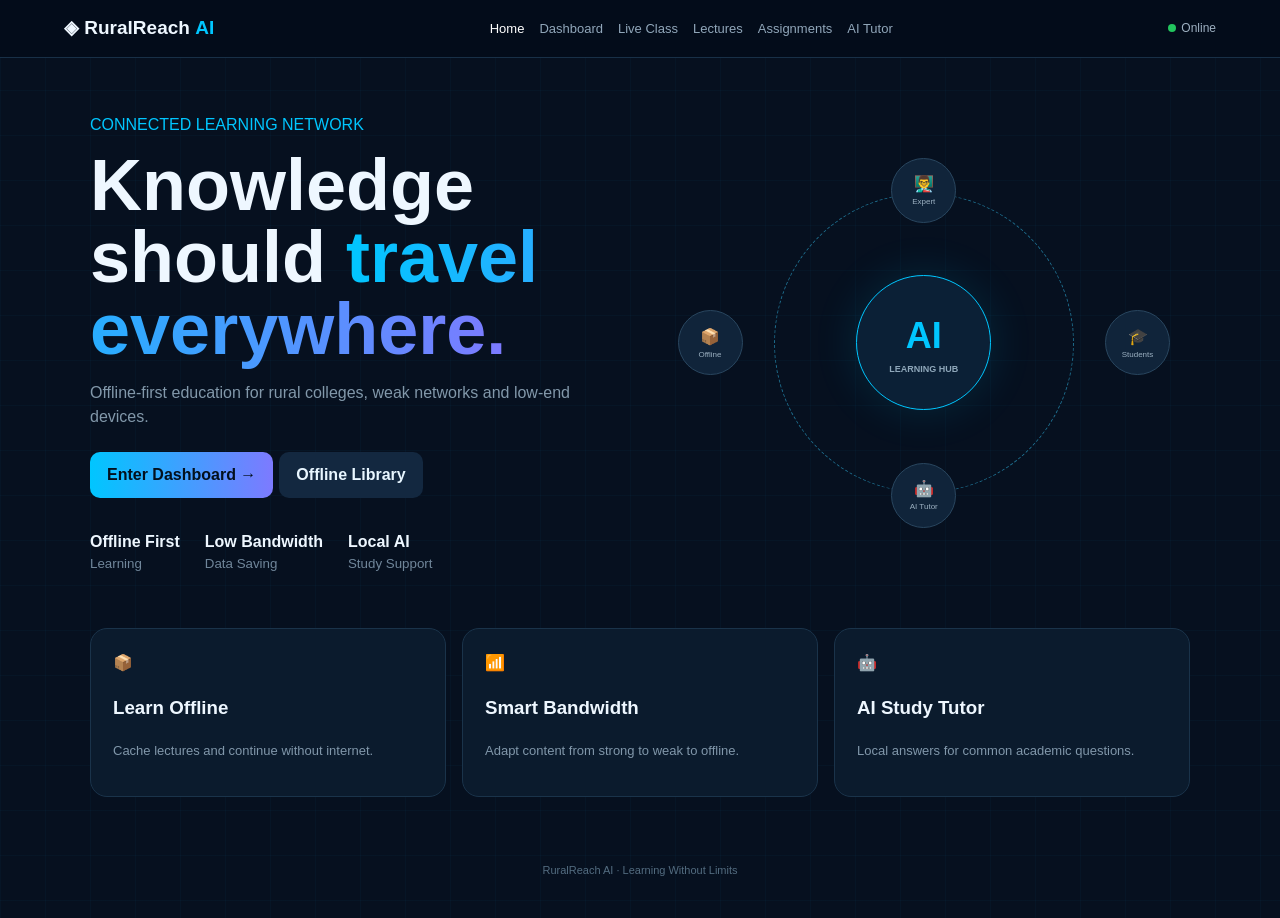
<file: index.html>
<!doctype html>
<html lang="en">
<head>
<meta charset="UTF-8"><meta name="viewport" content="width=device-width,initial-scale=1">
<meta name="theme-color" content="#06101f"><link rel="manifest" href="manifest.json">
<link rel="stylesheet" href="style.css"><title>RuralReach AI</title>
</head>
<body>
<header><a class="brand" href="index.html">◈ RuralReach <b>AI</b></a>
<nav><a class="active" href="index.html">Home</a><a href="dashboard.html">Dashboard</a><a href="classroom.html">Live Class</a><a href="lectures.html">Lectures</a><a href="assignments.html">Assignments</a><a href="assistant.html">AI Tutor</a></nav>
<span class="network"><i class="status-dot"></i><span class="connection-text">Online</span></span></header>
<main>
<section class="hero">
<div><label>CONNECTED LEARNING NETWORK</label><h1>Knowledge should <span>travel everywhere.</span></h1>
<p>Offline-first education for rural colleges, weak networks and low-end devices.</p>
<a class="btn" href="dashboard.html">Enter Dashboard →</a><a class="btn alt" href="lectures.html">Offline Library</a>
<div class="stats"><b>Offline First<small>Learning</small></b><b>Low Bandwidth<small>Data Saving</small></b><b>Local AI<small>Study Support</small></b></div></div>
<div class="network-art"><div class="orbit"></div><div class="hub">AI<small>LEARNING HUB</small></div>
<div class="node n1">👨‍🏫<small>Expert</small></div><div class="node n2">🎓<small>Students</small></div><div class="node n3">🤖<small>AI Tutor</small></div><div class="node n4">📦<small>Offline</small></div></div>
</section>
<section class="cards"><article><b>📦</b><h3>Learn Offline</h3><p>Cache lectures and continue without internet.</p></article>
<article><b>📶</b><h3>Smart Bandwidth</h3><p>Adapt content from strong to weak to offline.</p></article>
<article><b>🤖</b><h3>AI Study Tutor</h3><p>Local answers for common academic questions.</p></article></section>
</main><footer>RuralReach AI · Learning Without Limits</footer>
<script src="app.js"></script></body></html>
</file>
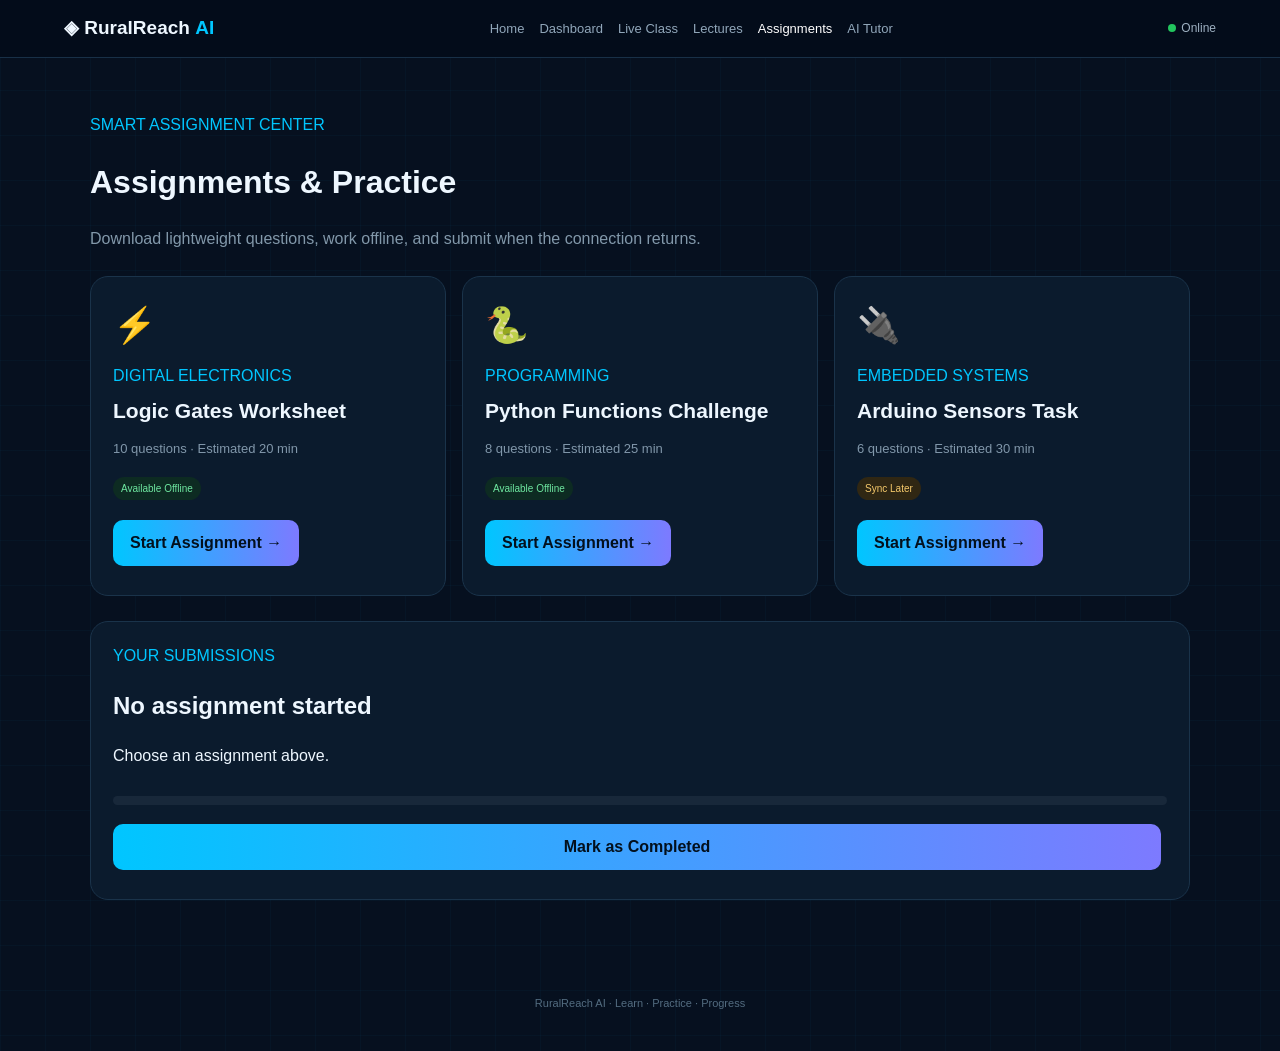
<file: assignments.html>
<!doctype html>
<html lang="en"><head><meta charset="UTF-8"><meta name="viewport" content="width=device-width,initial-scale=1">
<link rel="stylesheet" href="style.css"><title>Assignments · RuralReach AI</title></head>
<body>
<header><a class="brand" href="index.html">◈ RuralReach <b>AI</b></a>
<nav><a href="index.html">Home</a><a href="dashboard.html">Dashboard</a><a href="classroom.html">Live Class</a><a href="lectures.html">Lectures</a><a class="active" href="assignments.html">Assignments</a><a href="assistant.html">AI Tutor</a></nav>
<span class="network"><i class="status-dot"></i><span class="connection-text">Online</span></span></header>
<main class="page">
<label>SMART ASSIGNMENT CENTER</label><h1>Assignments & Practice</h1>
<p>Download lightweight questions, work offline, and submit when the connection returns.</p>
<div class="assignment-grid">
<article class="assignment-card"><div class="assignment-icon">⚡</div><label>DIGITAL ELECTRONICS</label><h2>Logic Gates Worksheet</h2><p>10 questions · Estimated 20 min</p><span class="badge green">Available Offline</span><button class="btn assignment-btn" data-title="Logic Gates Worksheet">Start Assignment →</button></article>
<article class="assignment-card"><div class="assignment-icon">🐍</div><label>PROGRAMMING</label><h2>Python Functions Challenge</h2><p>8 questions · Estimated 25 min</p><span class="badge green">Available Offline</span><button class="btn assignment-btn" data-title="Python Functions Challenge">Start Assignment →</button></article>
<article class="assignment-card"><div class="assignment-icon">🔌</div><label>EMBEDDED SYSTEMS</label><h2>Arduino Sensors Task</h2><p>6 questions · Estimated 30 min</p><span class="badge yellow">Sync Later</span><button class="btn assignment-btn" data-title="Arduino Sensors Task">Start Assignment →</button></article>
</div>
<section class="panel assignment-panel"><div><label>YOUR SUBMISSIONS</label><h2 id="assignmentStatus">No assignment started</h2><p id="assignmentHint">Choose an assignment above. Your progress is saved on this device.</p></div><div class="track"><div id="assignmentProgress"></div></div><button id="completeAssignment" class="btn">Mark as Completed</button></section>
</main><footer>RuralReach AI · Learn · Practice · Progress</footer>
<script src="app.js"></script><script src="assignments.js"></script>
</body></html>
</file>
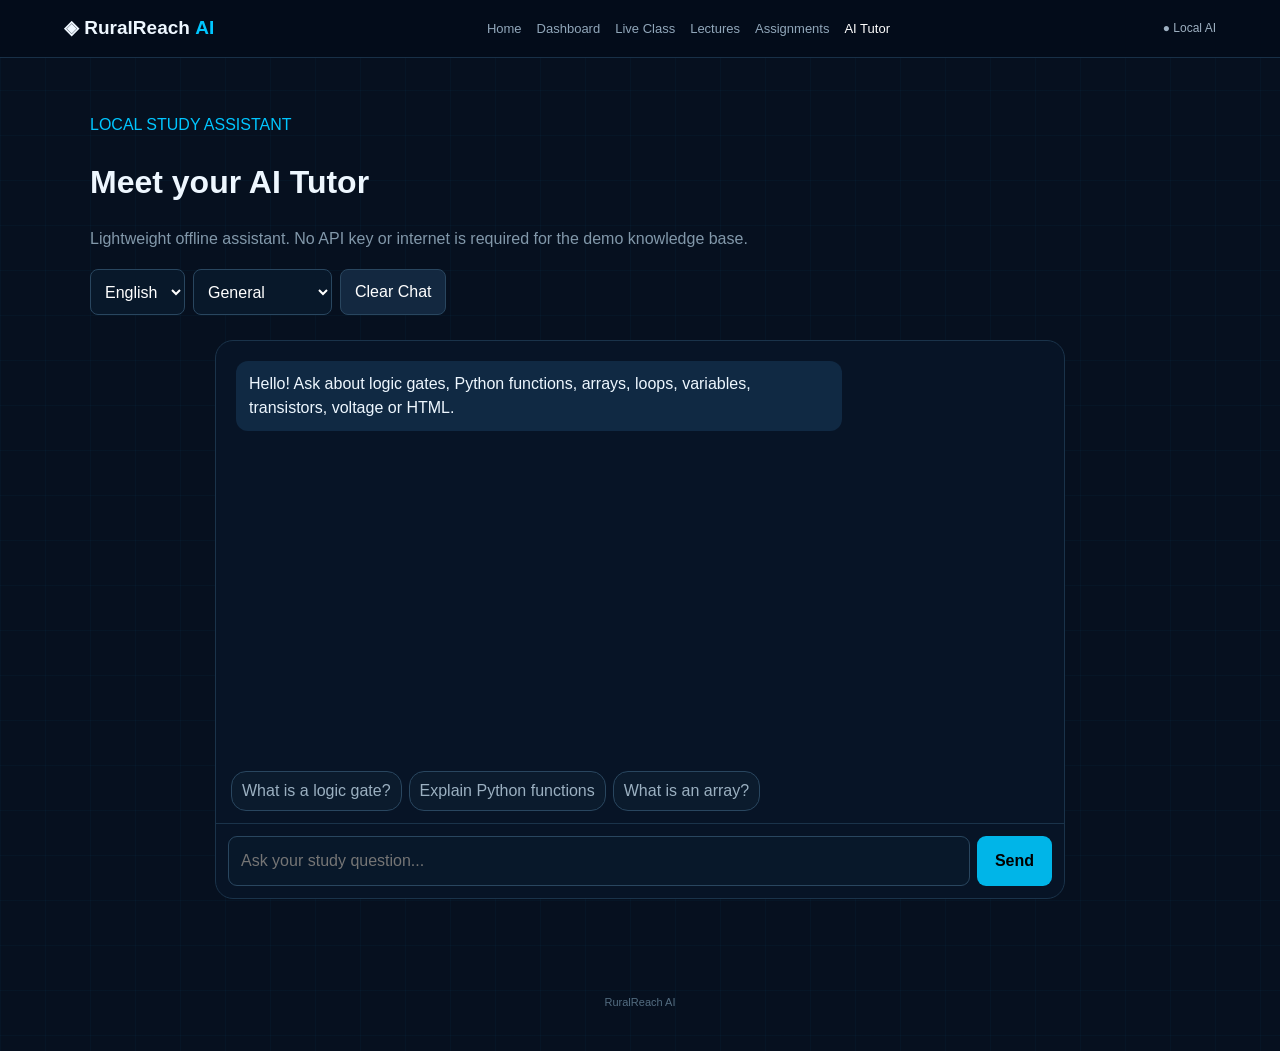
<file: assistant.html>
<!doctype html><html lang="en"><head><meta charset="UTF-8"><meta name="viewport" content="width=device-width,initial-scale=1"><link rel="stylesheet" href="style.css"><title>AI Tutor</title></head>
<body><header><a class="brand" href="index.html">◈ RuralReach <b>AI</b></a><nav><a href="index.html">Home</a><a href="dashboard.html">Dashboard</a><a href="classroom.html">Live Class</a><a href="lectures.html">Lectures</a><a href="assignments.html">Assignments</a><a class="active" href="assistant.html">AI Tutor</a></nav><span class="network">● Local AI</span></header>
<main class="page"><label>LOCAL STUDY ASSISTANT</label><h1>Meet your AI Tutor</h1><p>Lightweight offline assistant. No API key or internet is required for the demo knowledge base.</p>
<div class="assistant-tools"><select id="language"><option value="en">English</option><option value="ta">தமிழ்</option><option value="hi">हिन्दी</option></select><select id="subject"><option>General</option><option>Programming</option><option>Electronics</option><option>Mathematics</option><option>Physics</option></select><button id="clearChat">Clear Chat</button></div>
<div class="chat"><div id="chatMessages"><div class="msg bot">Hello! Ask about logic gates, Python functions, arrays, loops, variables, transistors, voltage or HTML.</div></div>
<div class="quick"><button>What is a logic gate?</button><button>Explain Python functions</button><button>What is an array?</button></div>
<div class="chatinput"><input id="chatInput" placeholder="Ask your study question..."><button id="sendBtn">Send</button></div></div></main>
<footer>RuralReach AI</footer><script src="app.js"></script><script src="assistant.js"></script></body></html>
</file>
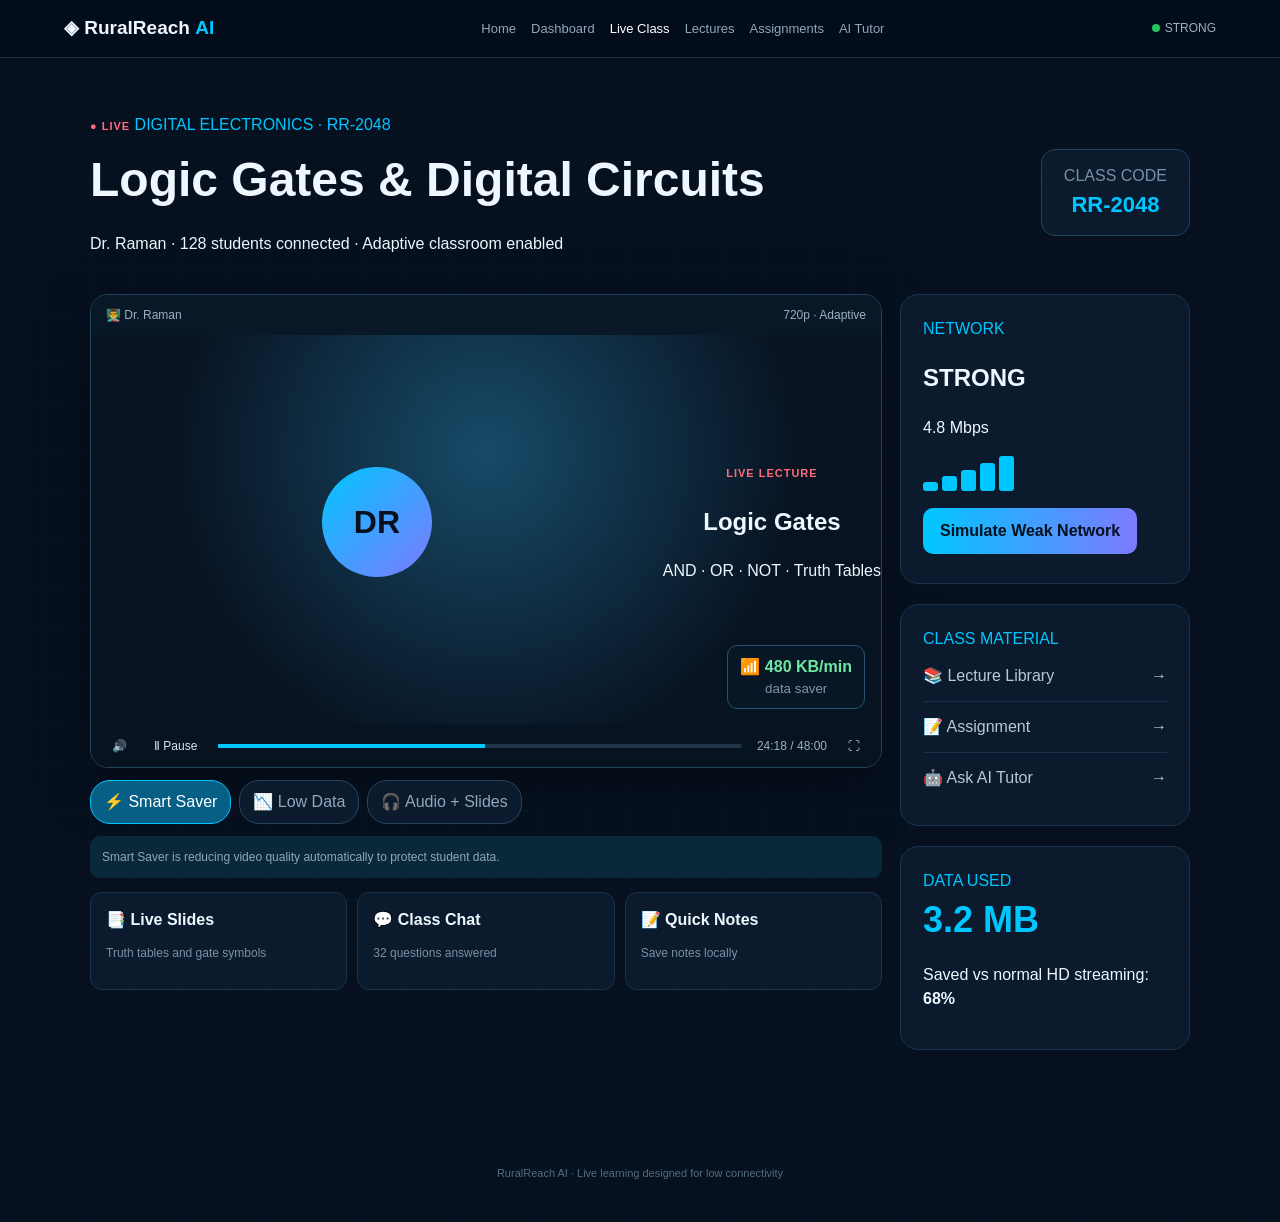
<file: classroom.html>
<!doctype html>
<html lang="en"><head><meta charset="UTF-8"><meta name="viewport" content="width=device-width,initial-scale=1">
<link rel="stylesheet" href="style.css"><title>Live Classroom · RuralReach AI</title></head>
<body>
<header><a class="brand" href="index.html">◈ RuralReach <b>AI</b></a>
<nav><a href="index.html">Home</a><a href="dashboard.html">Dashboard</a><a class="active" href="classroom.html">Live Class</a><a href="lectures.html">Lectures</a><a href="assignments.html">Assignments</a><a href="assistant.html">AI Tutor</a></nav>
<span class="network"><i id="networkDot" class="status-dot"></i><span id="networkText">STRONG</span></span></header>
<main class="page">
<div class="live-head"><div><span class="live-pill">● LIVE</span><label> DIGITAL ELECTRONICS · RR-2048</label><h1>Logic Gates & Digital Circuits</h1><p>Dr. Raman · 128 students connected · Adaptive classroom enabled</p></div><div class="class-code">CLASS CODE<br><b>RR-2048</b></div></div>
<div class="classlayout">
<section>
<div class="video-shell"><div class="video-top"><span>👨‍🏫 Dr. Raman</span><span id="qualityLabel">720p · Adaptive</span></div>
<div class="video-stage"><div class="teacher-avatar">DR</div><div><span class="live-pill">LIVE LECTURE</span><h2 id="lectureTopic">Logic Gates</h2><p>AND · OR · NOT · Truth Tables</p></div><div class="data-float">📶 <b id="dataRate">480 KB/min</b><small>data saver</small></div></div>
<div class="video-controls"><button id="audioBtn">🔊</button><button id="pauseBtn">Ⅱ Pause</button><div class="video-track"><div></div></div><span id="timeLabel">24:18 / 48:00</span><button>⛶</button></div></div>
<div class="quality-row"><button class="quality active" data-q="smart">⚡ Smart Saver</button><button class="quality" data-q="low">📉 Low Data</button><button class="quality" data-q="audio">🎧 Audio + Slides</button></div>
<div class="notice" id="adaptBanner">Smart Saver is reducing video quality automatically to protect student data.</div>
<div class="lesson-grid"><article><b>📑 Live Slides</b><p>Truth tables and gate symbols</p></article><article><b>💬 Class Chat</b><p>32 questions answered</p></article><article><b>📝 Quick Notes</b><p>Save notes locally</p></article></div>
</section>
<aside class="class-side">
<div class="panel"><label>NETWORK</label><h2 id="sideNetwork">STRONG</h2><p id="networkSpeed">4.8 Mbps</p><div class="network-bars"><i></i><i></i><i></i><i></i><i></i></div><button class="btn" id="networkSimulator">Simulate Weak Network</button></div>
<div class="panel"><label>CLASS MATERIAL</label><a class="side-link" href="lectures.html">📚 Lecture Library <b>→</b></a><a class="side-link" href="assignments.html">📝 Assignment <b>→</b></a><a class="side-link" href="assistant.html">🤖 Ask AI Tutor <b>→</b></a></div>
<div class="panel"><label>DATA USED</label><div class="big-data" id="dataUsed">3.2 MB</div><p>Saved vs normal HD streaming: <b id="saving">68%</b></p></div>
</aside></div>
</main>
<footer>RuralReach AI · Live learning designed for low connectivity</footer>
<script src="app.js"></script><script src="classroom.js"></script></body></html>
</file>
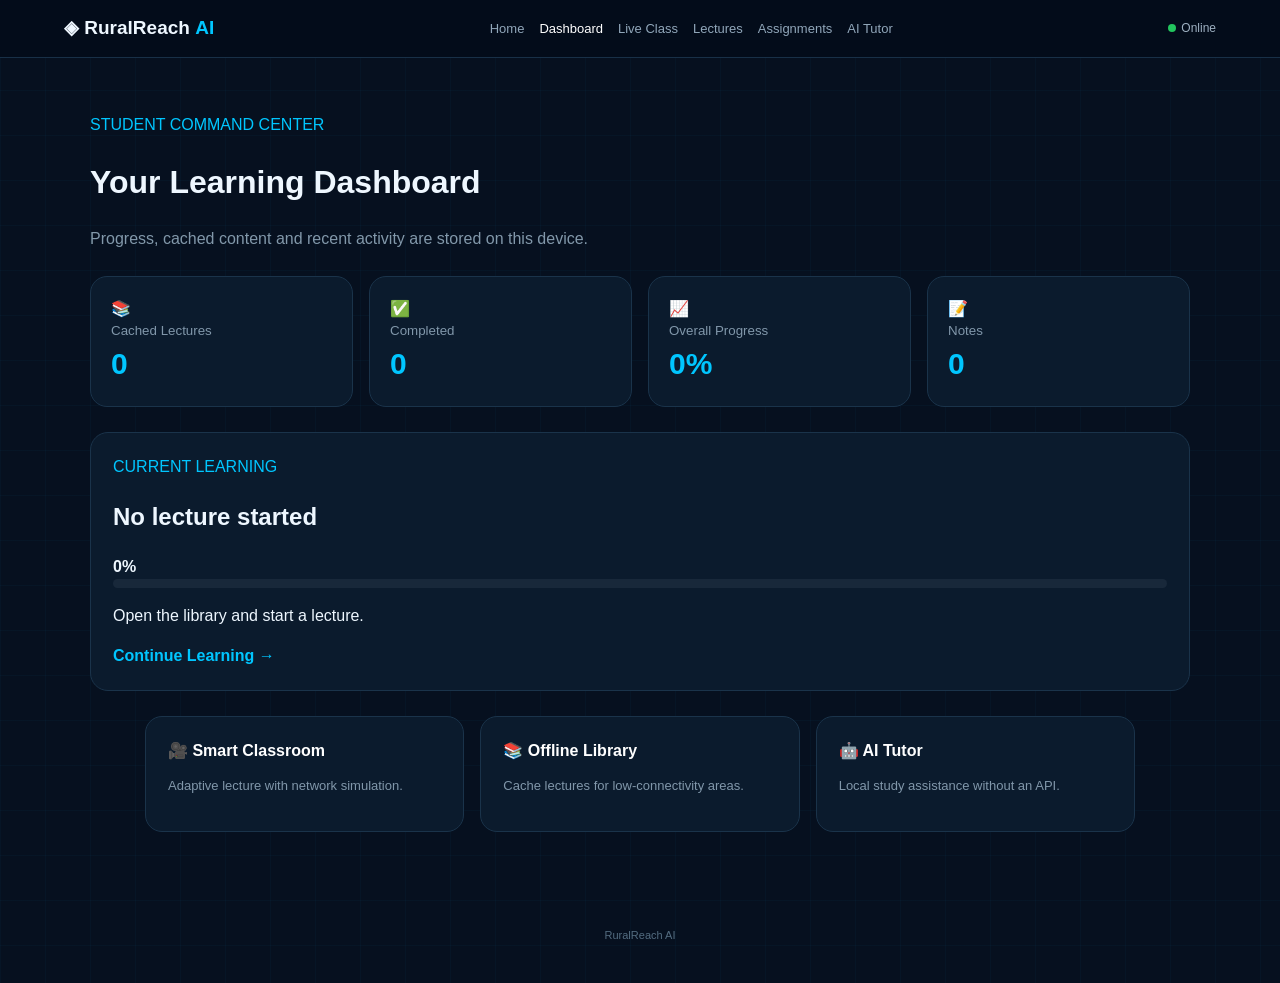
<file: dashboard.html>
<!doctype html><html lang="en"><head><meta charset="UTF-8"><meta name="viewport" content="width=device-width,initial-scale=1">
<link rel="manifest" href="manifest.json"><link rel="stylesheet" href="style.css"><title>Dashboard · RuralReach AI</title></head>
<body><header><a class="brand" href="index.html">◈ RuralReach <b>AI</b></a><nav><a href="index.html">Home</a><a class="active" href="dashboard.html">Dashboard</a><a href="classroom.html">Live Class</a><a href="lectures.html">Lectures</a><a href="assignments.html">Assignments</a><a href="assistant.html">AI Tutor</a></nav><span class="network"><i class="status-dot"></i><span class="connection-text">Online</span></span></header>
<main class="page"><label>STUDENT COMMAND CENTER</label><h1>Your Learning Dashboard</h1><p>Progress, cached content and recent activity are stored on this device.</p>
<section class="statgrid"><div>📚<small>Cached Lectures</small><strong id="cachedCount">0</strong></div><div>✅<small>Completed</small><strong id="completedCount">0</strong></div><div>📈<small>Overall Progress</small><strong id="overallProgress">0%</strong></div><div>📝<small>Notes</small><strong id="notesCount">0</strong></div></section>
<section class="panel"><label>CURRENT LEARNING</label><h2 id="currentLecture">No lecture started</h2><strong id="currentProgress">0%</strong><div class="track"><div id="dashboardProgressFill"></div></div><p id="learningStatus">Open the library and start a lecture.</p><a class="link" href="lectures.html">Continue Learning →</a></section>
<section class="cards"><a href="classroom.html"><b>🎥 Smart Classroom</b><p>Adaptive lecture with network simulation.</p></a><a href="lectures.html"><b>📚 Offline Library</b><p>Cache lectures for low-connectivity areas.</p></a><a href="assistant.html"><b>🤖 AI Tutor</b><p>Local study assistance without an API.</p></a></section></main>
<footer>RuralReach AI</footer><script src="app.js"></script><script src="dashboard.js"></script></body></html>
</file>
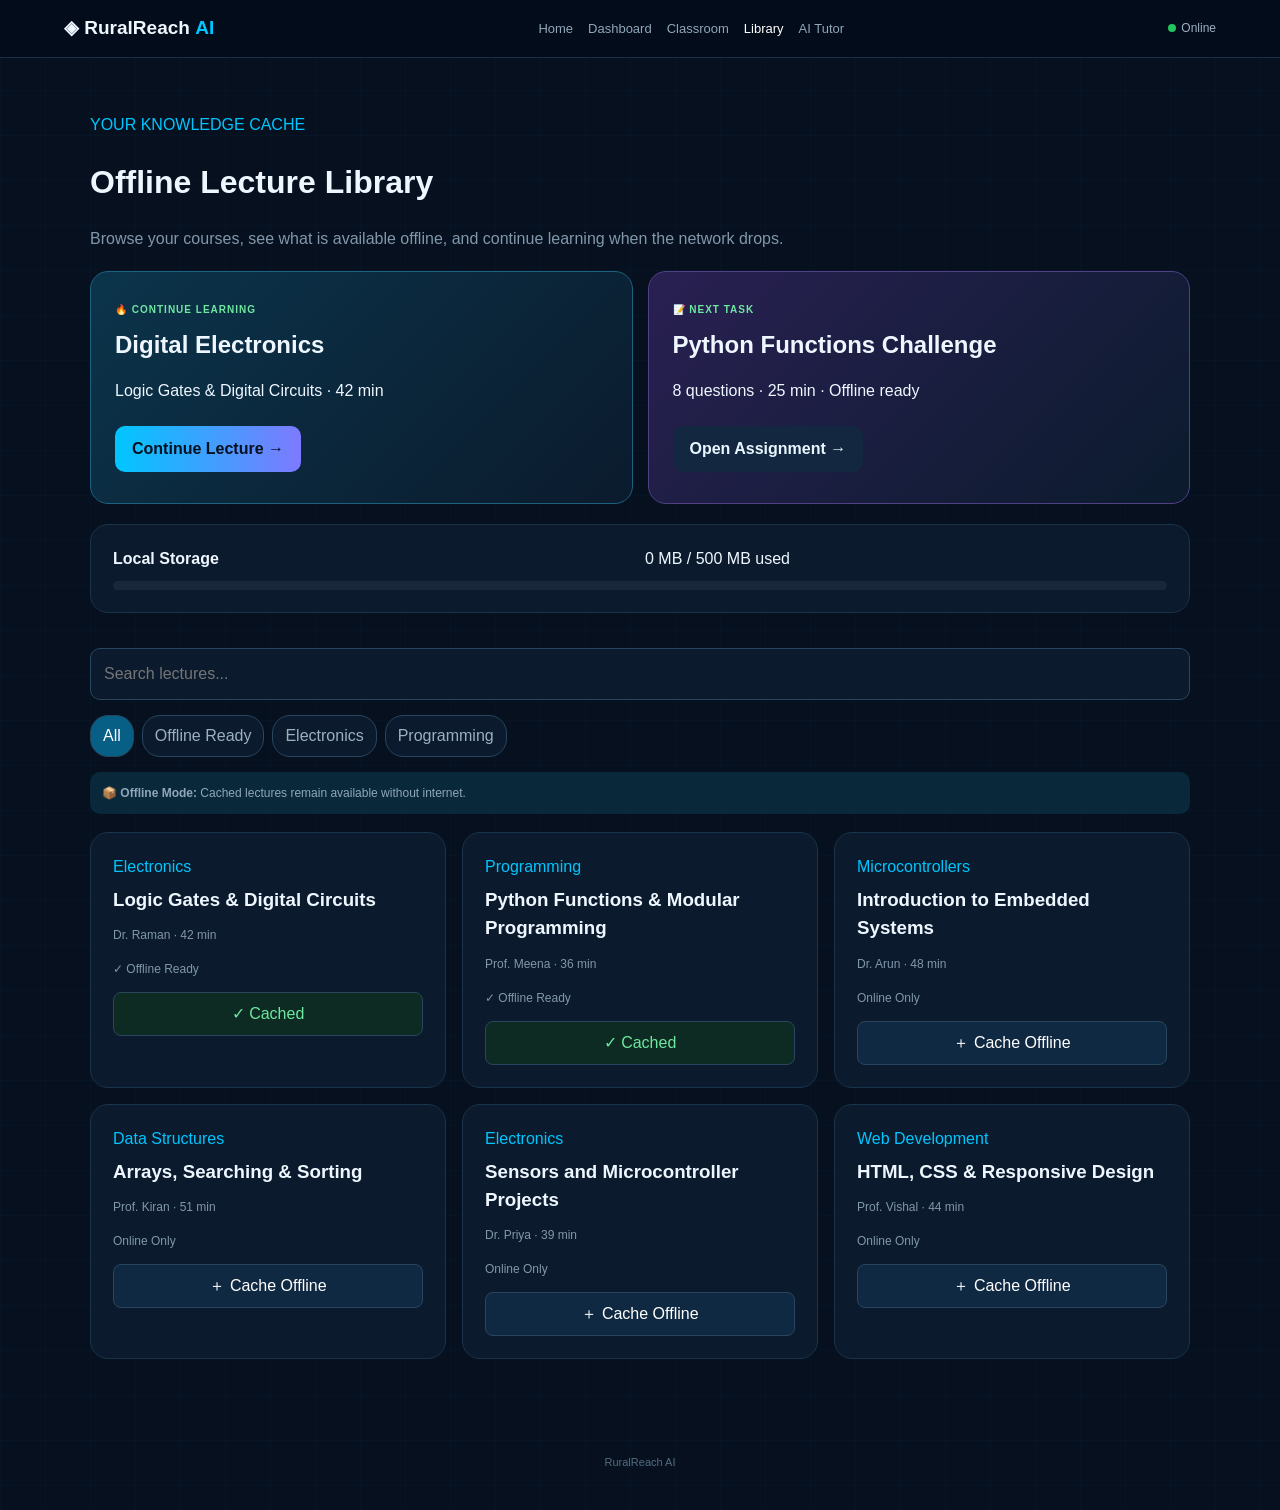
<file: lectures.html>
<!doctype html><html lang="en"><head><meta charset="UTF-8"><meta name="viewport" content="width=device-width,initial-scale=1"><link rel="stylesheet" href="style.css"><title>Offline Library</title></head>
<body><header><a class="brand" href="index.html">◈ RuralReach <b>AI</b></a><nav><a href="index.html">Home</a><a href="dashboard.html">Dashboard</a><a href="classroom.html">Classroom</a><a class="active" href="lectures.html">Library</a><a href="assistant.html">AI Tutor</a></nav><span class="network"><i class="status-dot"></i><span class="connection-text">Online</span></span></header>
<main class="page"><label>YOUR KNOWLEDGE CACHE</label><h1>Offline Lecture Library</h1><p>Browse your courses, see what is available offline, and continue learning when the network drops.</p>
<div class="featured-row">
<div class="featured-card"><span>🔥 CONTINUE LEARNING</span><h2>Digital Electronics</h2><p>Logic Gates & Digital Circuits · 42 min</p><a class="btn" href="player.html">Continue Lecture →</a></div>
<div class="featured-card purple"><span>📝 NEXT TASK</span><h2>Python Functions Challenge</h2><p>8 questions · 25 min · Offline ready</p><a class="btn alt" href="assignments.html">Open Assignment →</a></div>
</div>
<div class="storage panel"><b>Local Storage</b><span id="storageText">0 / 500 MB used</span><div class="track"><div id="storageFill"></div></div></div>
<input id="searchInput" class="search" placeholder="Search lectures...">
<div class="filters"><button class="filter active" data-filter="all">All</button><button class="filter" data-filter="offline">Offline Ready</button><button class="filter" data-filter="Electronics">Electronics</button><button class="filter" data-filter="Programming">Programming</button></div>
<div class="notice">📦 <b>Offline Mode:</b> Cached lectures remain available without internet.</div><section id="lectureGrid" class="lecturegrid"></section></main>
<footer>RuralReach AI</footer><script src="app.js"></script><script src="lectures.js"></script></body></html>
</file>
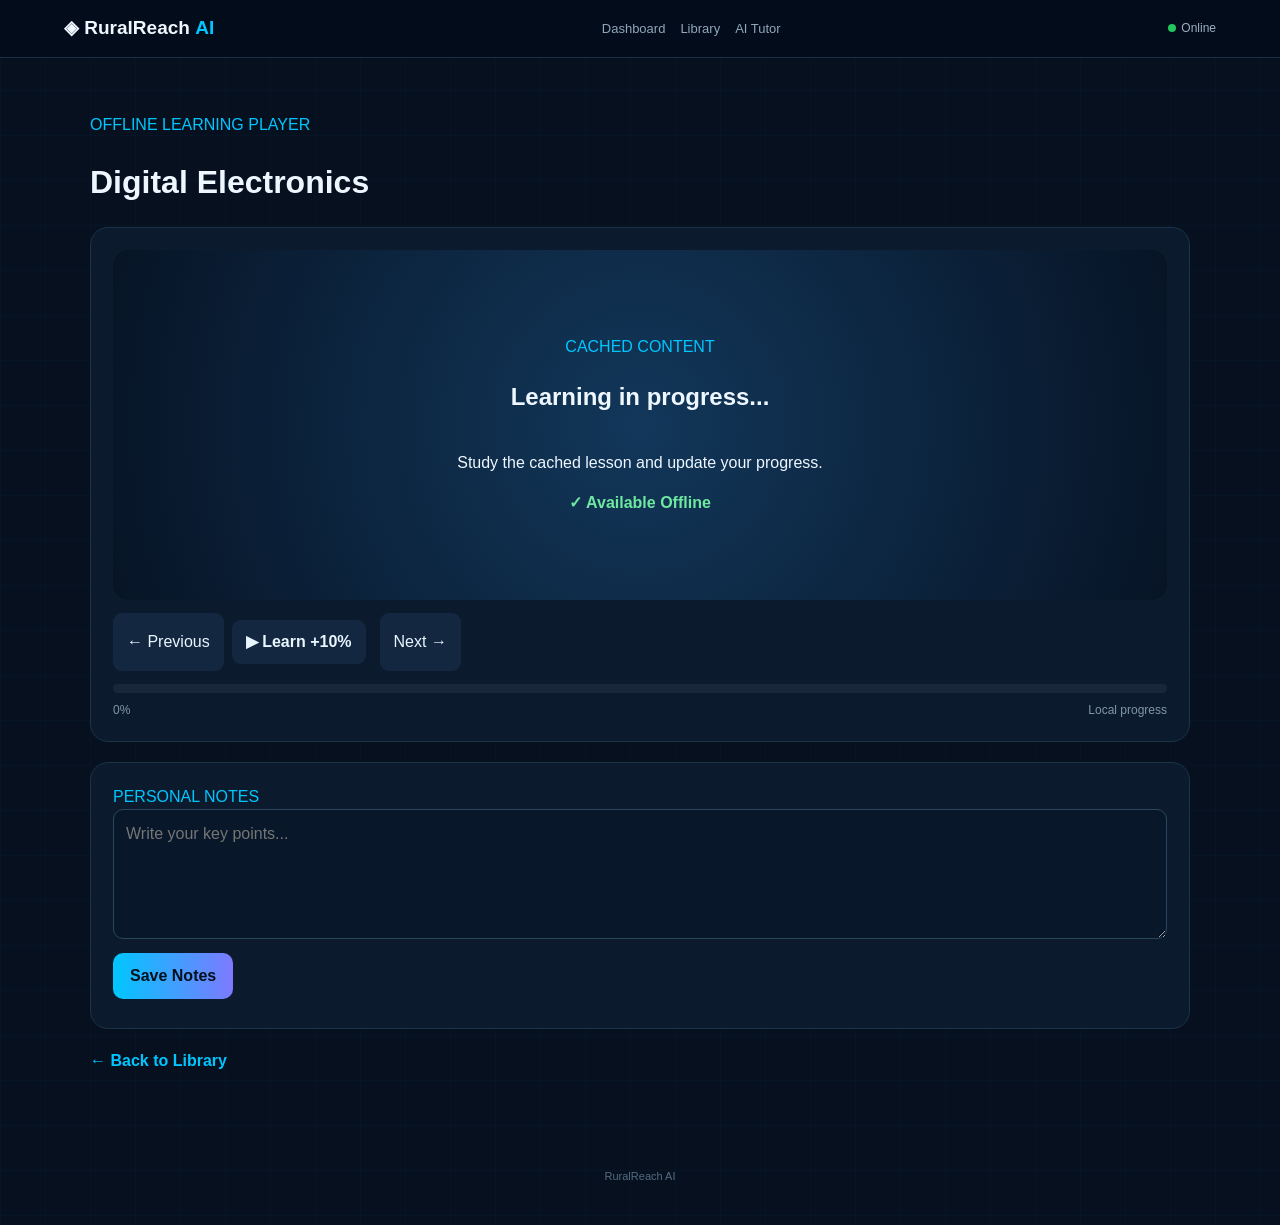
<file: player.html>
<!doctype html><html lang="en"><head><meta charset="UTF-8"><meta name="viewport" content="width=device-width,initial-scale=1"><link rel="stylesheet" href="style.css"><title>Lecture Player</title></head>
<body><header><a class="brand" href="index.html">◈ RuralReach <b>AI</b></a><nav><a href="dashboard.html">Dashboard</a><a href="lectures.html">Library</a><a href="assistant.html">AI Tutor</a></nav><span class="network"><i class="status-dot"></i><span class="connection-text">Online</span></span></header>
<main class="page"><label>OFFLINE LEARNING PLAYER</label><h1 id="playerTitle">Loading...</h1>
<div class="player panel"><div class="slide"><label>CACHED CONTENT</label><h2 id="slideTitle">Lecture Content</h2><p id="slideText">Available on this device.</p><b>✓ Available Offline</b></div>
<div class="buttons"><button id="previousBtn">← Previous</button><button id="playBtn" class="btn">▶ Learn +10%</button><button id="nextBtn">Next →</button></div>
<div class="track"><div id="playerProgressFill"></div></div><div class="row"><span id="progressText">0%</span><span>Local progress</span></div></div>
<div class="panel"><label>PERSONAL NOTES</label><textarea id="notes" class="notes" placeholder="Write your key points..."></textarea><button id="saveNotes" class="btn">Save Notes</button><span id="noteSaved"></span></div>
<a class="link" href="lectures.html">← Back to Library</a></main>
<footer>RuralReach AI</footer><script src="app.js"></script><script src="player.js"></script></body></html>
</file>
<file: style.css>
*{box-sizing:border-box}body{margin:0;font-family:Segoe UI,Arial,sans-serif;background:#06101f;color:#eef7ff;min-height:100vh;line-height:1.5;background-image:linear-gradient(rgba(0,198,255,.03) 1px,transparent 1px),linear-gradient(90deg,rgba(0,198,255,.03) 1px,transparent 1px);background-size:45px 45px}a{text-decoration:none;color:inherit}button,input,select,textarea{font:inherit}header{position:sticky;top:0;z-index:5;display:flex;align-items:center;gap:18px;padding:14px 5%;background:rgba(4,13,27,.92);backdrop-filter:blur(12px);border-bottom:1px solid #183047}.brand{font-size:19px;font-weight:800;white-space:nowrap}.brand b,label{color:#00c6ff}nav{display:flex;gap:15px;justify-content:center;flex:1}nav a{font-size:13px;color:#91a7ba}nav a.active,nav a:hover{color:#fff}.network{font-size:12px;color:#9db0c1;white-space:nowrap}.status-dot{display:inline-block;width:8px;height:8px;border-radius:50%;background:#22c55e;margin-right:5px}.hero,.page{width:min(1100px,90%);margin:55px auto}.hero{display:grid;grid-template-columns:1fr 1fr;gap:35px;align-items:center}.hero h1{font-size:clamp(42px,6vw,72px);line-height:1;margin:12px 0}.hero h1 span{background:linear-gradient(90deg,#00c6ff,#7d7aff);-webkit-background-clip:text;color:transparent}.hero p,.page>p{color:#8298aa}.btn{display:inline-block;padding:11px 17px;border-radius:10px;background:linear-gradient(90deg,#00c6ff,#7d7aff);color:#03101d;font-weight:800;border:0;cursor:pointer;margin:7px 6px 7px 0}.btn.alt,.buttons button{background:#132840;color:#e8f6ff}.stats{display:flex;gap:25px;margin-top:25px}.stats b{display:flex;flex-direction:column}.stats small{color:#70869a;font-weight:400}.network-art{height:390px;position:relative;display:flex;align-items:center;justify-content:center}.orbit{width:300px;height:300px;border:1px dashed #1d6d8d;border-radius:50%;animation:spin 15s linear infinite}.hub{position:absolute;width:135px;height:135px;border:1px solid #00c6ff;border-radius:50%;background:#0b2036;display:flex;flex-direction:column;align-items:center;justify-content:center;font-size:36px;font-weight:900;color:#00c6ff;box-shadow:0 0 45px #00c6ff22}.hub small{font-size:9px;color:#8fa7ba;text-align:center}.node{position:absolute;background:#10243a;border:1px solid #29465f;border-radius:50%;width:65px;height:65px;display:flex;flex-direction:column;align-items:center;justify-content:center}.node small{font-size:8px;color:#9bb0c1}.n1{top:10px}.n2{right:20px}.n3{bottom:10px}.n4{left:20px}@keyframes spin{to{transform:rotate(360deg)}}.cards,.statgrid,.lecturegrid{display:grid;grid-template-columns:repeat(3,1fr);gap:16px}.cards{width:min(1100px,90%);margin:25px auto}.cards>*{padding:22px;background:#0b1b2d;border:1px solid #1a334a;border-radius:17px}.cards b{color:#fff}.cards p{color:#8197aa;font-size:13px}.statgrid{grid-template-columns:repeat(4,1fr);margin:25px 0}.statgrid>div{padding:20px;background:#0b1b2d;border:1px solid #1a334a;border-radius:17px}.statgrid small,.statgrid strong{display:block}.statgrid small{color:#8197aa}.statgrid strong{font-size:30px;color:#00c6ff}.panel,.lecture-card{background:#0b1b2d;border:1px solid #1a334a;border-radius:18px;padding:22px}.panel{margin:20px 0}.track{height:9px;background:#18283a;border-radius:20px;overflow:hidden}.track>div{height:100%;width:0;background:linear-gradient(90deg,#00c6ff,#7d7aff);transition:.4s}.classlayout{display:grid;grid-template-columns:1fr 290px;gap:18px}.screen{height:430px;background:radial-gradient(circle,#12375a,#071426);border:1px solid #23445e;border-radius:18px;display:flex;align-items:center;justify-content:center;text-align:center;position:relative;padding:25px}.screen>span{position:absolute;top:15px;left:15px;color:#9db0c1;font-size:12px}.screen>small{position:absolute;bottom:15px;right:15px;color:#8da2b4}.gates{display:flex;gap:10px}.gates b{padding:18px;background:#102943;border-radius:10px}.buttons{display:flex;gap:8px;flex-wrap:wrap;margin:13px 0}.buttons button{padding:10px 14px;border:0;border-radius:9px;cursor:pointer}.notice{padding:12px;border-radius:10px;background:#09283a;color:#8fa7b9;font-size:12px;margin:12px 0}.panel select,.assistant-tools select{padding:10px;background:#08182a;color:#fff;border:1px solid #29465f;border-radius:8px}.panel select{width:100%}.search{width:100%;padding:13px;border-radius:10px;background:#0b1b2d;color:#fff;border:1px solid #29465f;margin:15px 0}.filters{display:flex;gap:8px;flex-wrap:wrap;margin-bottom:15px}.filter{padding:8px 12px;border:1px solid #29465f;background:#0b1b2d;color:#9bb0c1;border-radius:18px;cursor:pointer}.filter.active{background:#075f86;color:#fff}.lecturegrid{grid-template-columns:repeat(3,1fr);margin-top:18px}.lecture-card{cursor:pointer;transition:.2s}.lecture-card:hover{transform:translateY(-3px);border-color:#1d779d}.lecture-card h3{margin:7px 0}.lecture-card p,.lecture-card small{color:#8197aa;font-size:12px}.cache-btn{width:100%;margin-top:12px;padding:9px;border:1px solid #29465f;border-radius:8px;background:#102943;color:#fff;cursor:pointer}.cache-btn.cached{color:#6ee7a0;background:#0d2b22}.storage{display:grid;grid-template-columns:1fr 1fr;gap:10px}.storage .track{grid-column:1/-1}.assistant-tools{display:flex;gap:8px;flex-wrap:wrap;margin:18px 0}.assistant-tools button{padding:10px 14px;background:#132840;color:#fff;border:1px solid #29465f;border-radius:8px;cursor:pointer}.chat{max-width:850px;margin:25px auto;padding:0;overflow:hidden;border:1px solid #1a334a;border-radius:18px;background:#071426}.chat #chatMessages{height:430px;overflow:auto;padding:20px}.msg{padding:11px 13px;border-radius:12px;max-width:75%;margin-bottom:10px;background:#102943}.msg.user{margin-left:auto;background:#075f86}.quick{display:flex;gap:7px;flex-wrap:wrap;padding:0 15px 12px}.quick button{background:#0b1b2d;color:#9bb0c1;border:1px solid #29465f;border-radius:15px;padding:7px 10px;cursor:pointer}.chatinput{display:flex;gap:7px;padding:12px;border-top:1px solid #1a334a}.chatinput input{flex:1;padding:12px;background:#08182a;color:#fff;border:1px solid #29465f;border-radius:9px}.chatinput button{padding:0 18px;border:0;border-radius:9px;background:#00b5e8;font-weight:800}.slide{height:350px;border-radius:15px;background:radial-gradient(circle,#12375a,#071426);display:flex;flex-direction:column;align-items:center;justify-content:center;text-align:center}.slide>b{color:#6ee7a0}.row{display:flex;justify-content:space-between;color:#8096a8;font-size:12px;margin-top:8px}.notes{width:100%;min-height:130px;padding:12px;background:#08182a;color:#fff;border:1px solid #29465f;border-radius:10px;resize:vertical}.link{color:#00c6ff;font-weight:700}#noteSaved{color:#6ee7a0;margin-left:8px;font-size:12px}hr{border:0;border-top:1px solid #1a334a;margin:20px 0}footer{text-align:center;color:#536c80;padding:40px;font-size:11px}@media(max-width:850px){header{flex-wrap:wrap}nav{order:3;width:100%;overflow:auto;justify-content:flex-start}.hero,.classlayout{grid-template-columns:1fr}.cards,.lecturegrid{grid-template-columns:1fr 1fr}.statgrid{grid-template-columns:1fr 1fr}}@media(max-width:560px){.cards,.lecturegrid,.statgrid{grid-template-columns:1fr}.hero h1{font-size:43px}.network-art{height:300px}.gates{flex-direction:column}.screen{height:380px}.stats{gap:12px;flex-wrap:wrap}.storage{grid-template-columns:1fr}}
/* Enhanced live classroom + assignment UI */
.live-head{display:flex;justify-content:space-between;gap:20px;align-items:center;margin-bottom:22px}.live-head h1{margin:7px 0;font-size:clamp(30px,4vw,48px)}.class-code{background:#0b1b2d;border:1px solid #21435c;border-radius:14px;padding:14px 22px;text-align:center;color:#7891a4}.class-code b{color:#00c6ff;font-size:22px}.live-pill{display:inline-block;color:#ff6b7a;font-weight:900;font-size:11px;letter-spacing:1px}.video-shell{border:1px solid #25445c;border-radius:18px;overflow:hidden;background:#050d18;box-shadow:0 18px 60px #0005}.video-top,.video-controls{display:flex;align-items:center;gap:15px;padding:11px 15px;color:#9bb0c1;font-size:12px}.video-top{justify-content:space-between;background:#091827}.video-stage{height:390px;position:relative;display:flex;align-items:center;justify-content:center;text-align:center;background:radial-gradient(circle at 50% 30%,#174b68,#081322 65%)}.teacher-avatar{width:110px;height:110px;border-radius:50%;display:grid;place-items:center;background:linear-gradient(135deg,#00c6ff,#7d7aff);color:#06101f;font-size:32px;font-weight:900;margin:0 auto 15px}.data-float{position:absolute;right:16px;bottom:16px;padding:9px 12px;border:1px solid #24536c;background:#071827dd;border-radius:10px;color:#6ee7a0}.data-float small{display:block;color:#8096a8}.video-controls{background:#071321}.video-controls button{background:none;border:0;color:#d9e7f1;cursor:pointer}.video-track{height:4px;flex:1;background:#203448;border-radius:5px}.video-track div{height:100%;width:51%;background:#00c6ff}.quality-row{display:flex;gap:8px;flex-wrap:wrap;margin:12px 0}.quality{padding:9px 13px;border:1px solid #29465f;background:#0b1b2d;color:#91a7ba;border-radius:20px;cursor:pointer}.quality.active{background:#075f86;color:#fff;border-color:#00c6ff}.lesson-grid{display:grid;grid-template-columns:repeat(3,1fr);gap:10px;margin-top:14px}.lesson-grid article{padding:15px;border:1px solid #1a334a;background:#0b1b2d;border-radius:12px}.lesson-grid p{font-size:12px;color:#7891a4}.class-side .panel{margin-top:0}.network-bars{display:flex;gap:4px;height:35px;align-items:end;margin:10px 0}.network-bars i{display:block;width:15px;background:#00c6ff;border-radius:3px}.network-bars i:nth-child(1){height:9px}.network-bars i:nth-child(2){height:15px}.network-bars i:nth-child(3){height:21px}.network-bars i:nth-child(4){height:28px}.network-bars i:nth-child(5){height:35px}.side-link{display:flex;justify-content:space-between;padding:13px 0;border-bottom:1px solid #193047;color:#b6c9d6}.side-link:last-child{border-bottom:0}.big-data{font-size:36px;color:#00c6ff;font-weight:900}.featured-row{display:grid;grid-template-columns:1fr 1fr;gap:15px;margin:20px 0}.featured-card{padding:24px;border-radius:18px;background:linear-gradient(135deg,#0b344b,#0b1b2d);border:1px solid #1c617e}.featured-card.purple{background:linear-gradient(135deg,#292052,#0b1b2d);border-color:#504187}.featured-card span{font-size:10px;color:#6ee7a0;font-weight:900;letter-spacing:1px}.featured-card h2{margin:7px 0}.assignment-grid{display:grid;grid-template-columns:repeat(3,1fr);gap:16px;margin:25px 0}.assignment-card{padding:22px;background:#0b1b2d;border:1px solid #1a334a;border-radius:18px;position:relative;overflow:hidden}.assignment-icon{font-size:35px;margin-bottom:12px}.assignment-card h2{font-size:21px;margin:7px 0}.assignment-card p{color:#8197aa;font-size:13px}.badge{display:inline-block;padding:4px 8px;border-radius:20px;font-size:10px;margin:5px 0 10px}.badge.green{background:#0d2b22;color:#6ee7a0}.badge.yellow{background:#302713;color:#f5c96b}.assignment-btn{display:block;margin-top:10px}.assignment-panel{display:grid;grid-template-columns:1fr;gap:12px}@media(max-width:850px){.live-head,.featured-row{grid-template-columns:1fr;display:grid}.assignment-grid{grid-template-columns:1fr 1fr}.lesson-grid{grid-template-columns:1fr}.video-stage{height:330px}}@media(max-width:560px){.assignment-grid{grid-template-columns:1fr}.class-code{display:none}}
</file>
